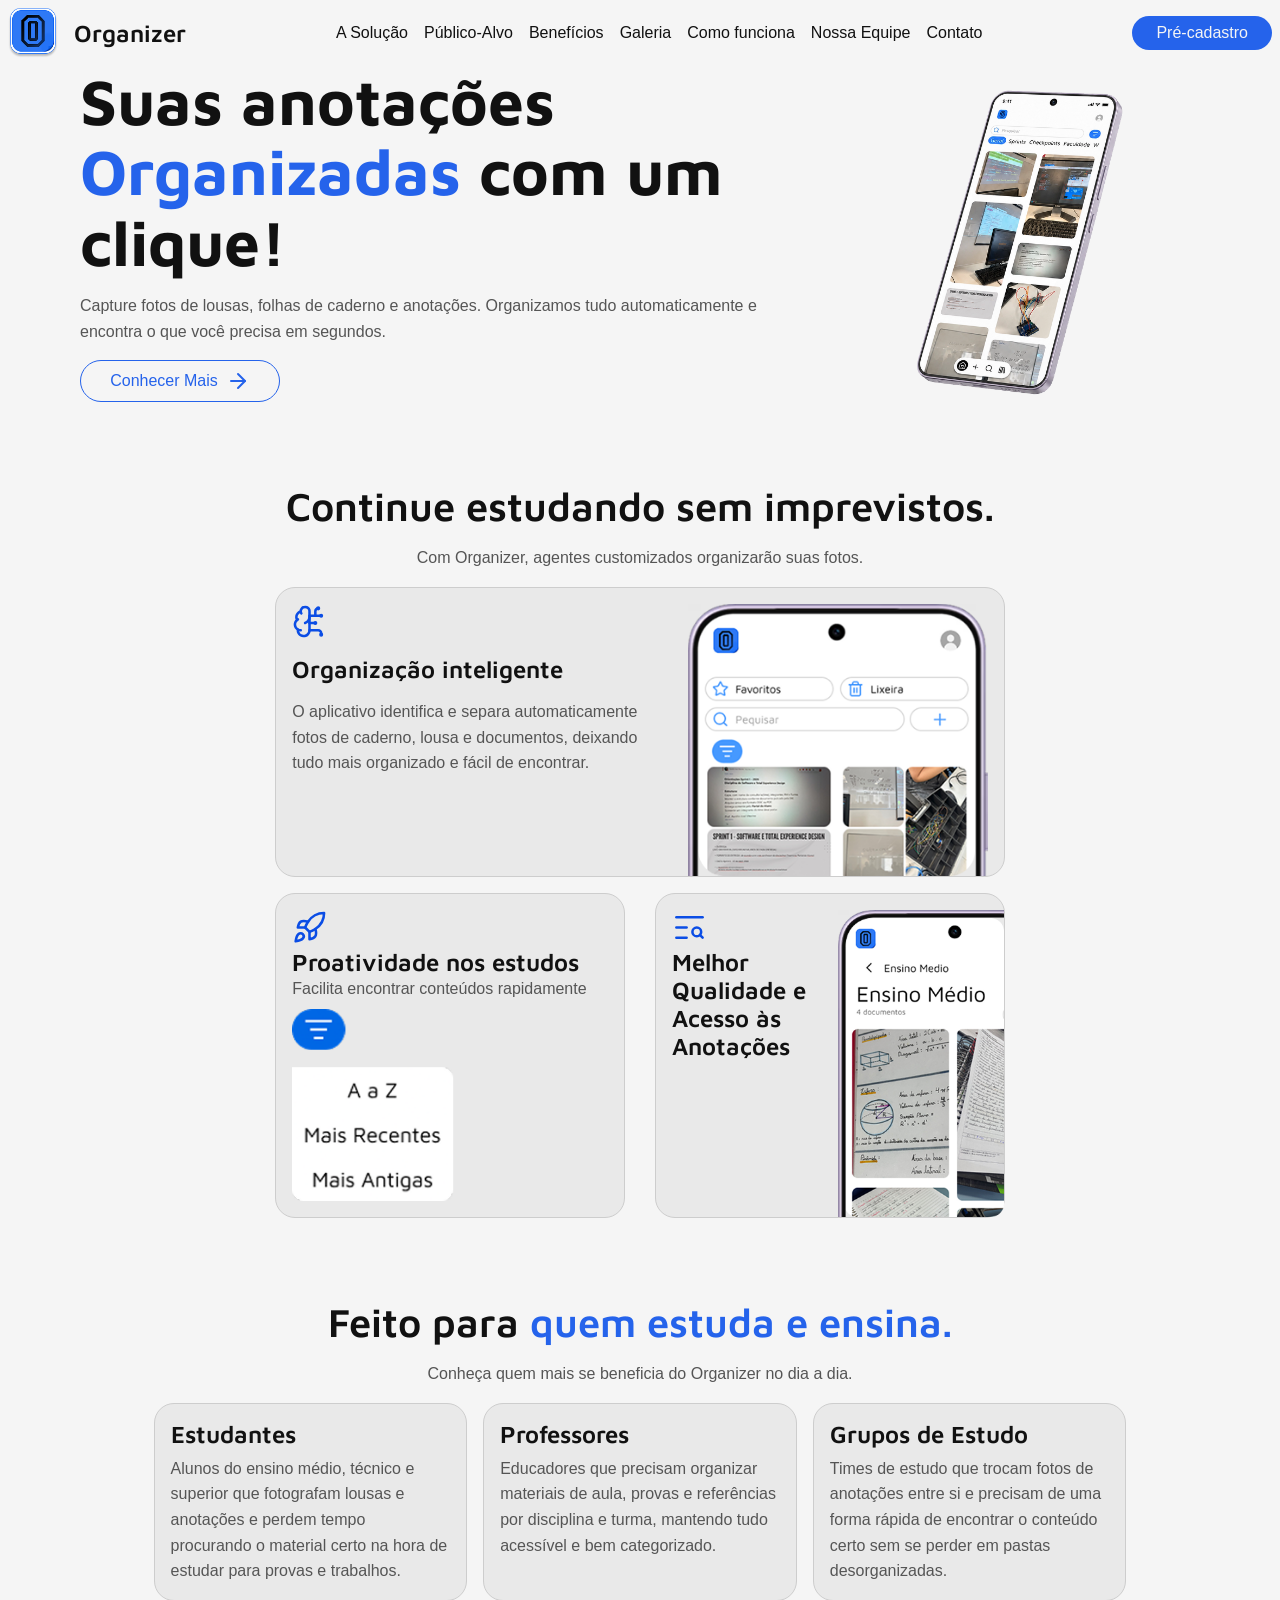
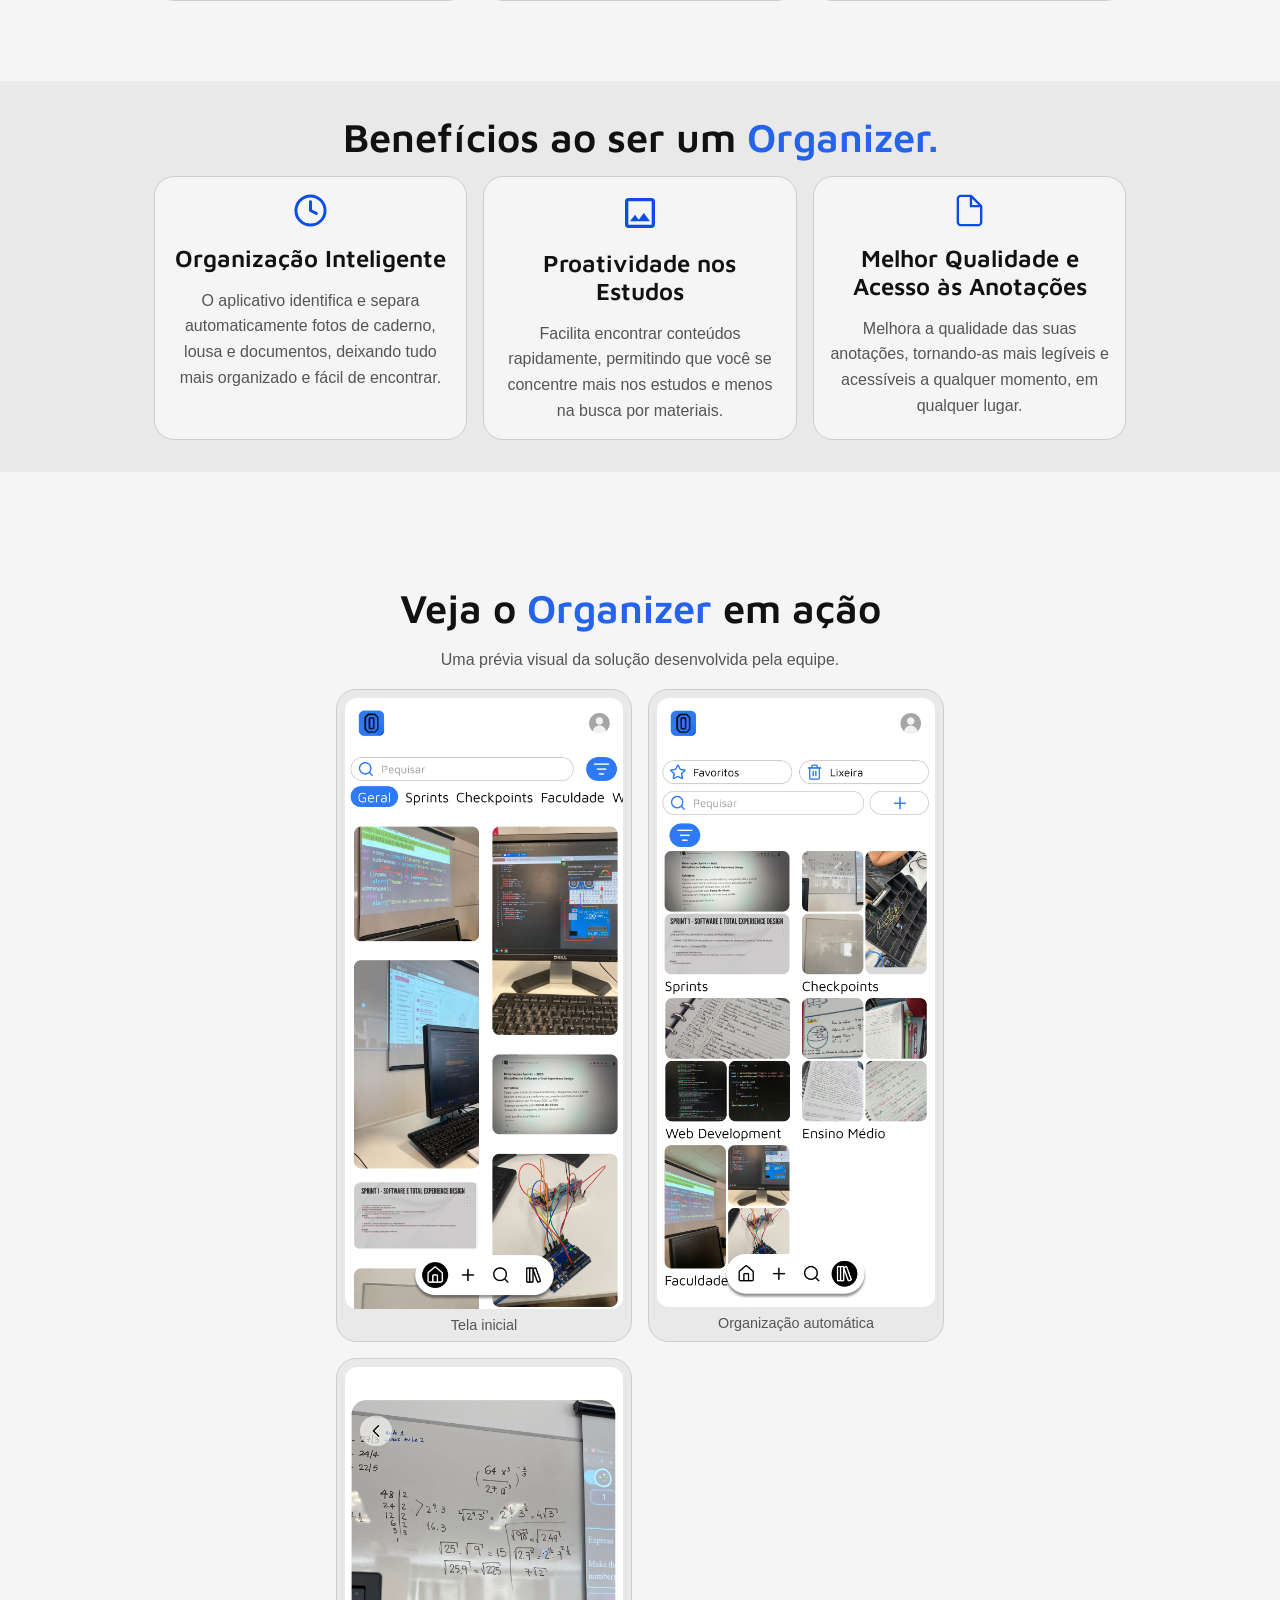
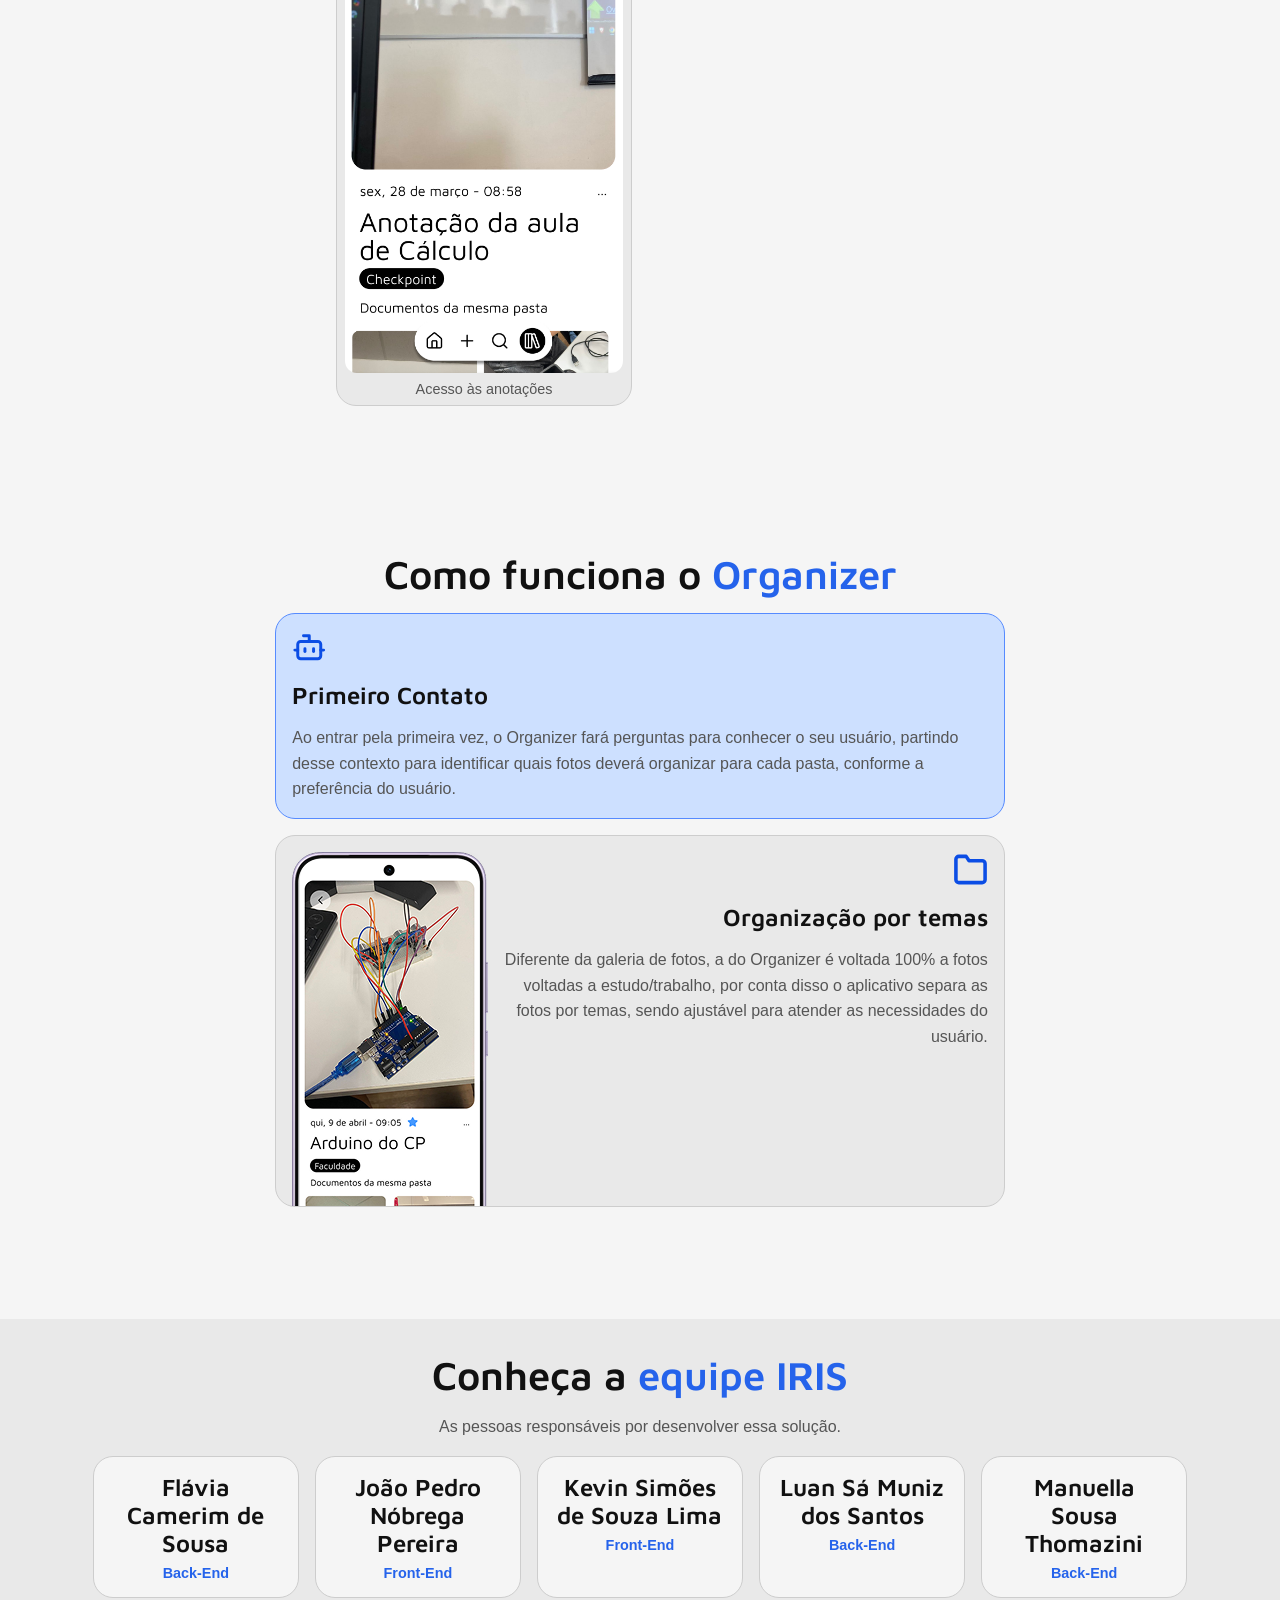
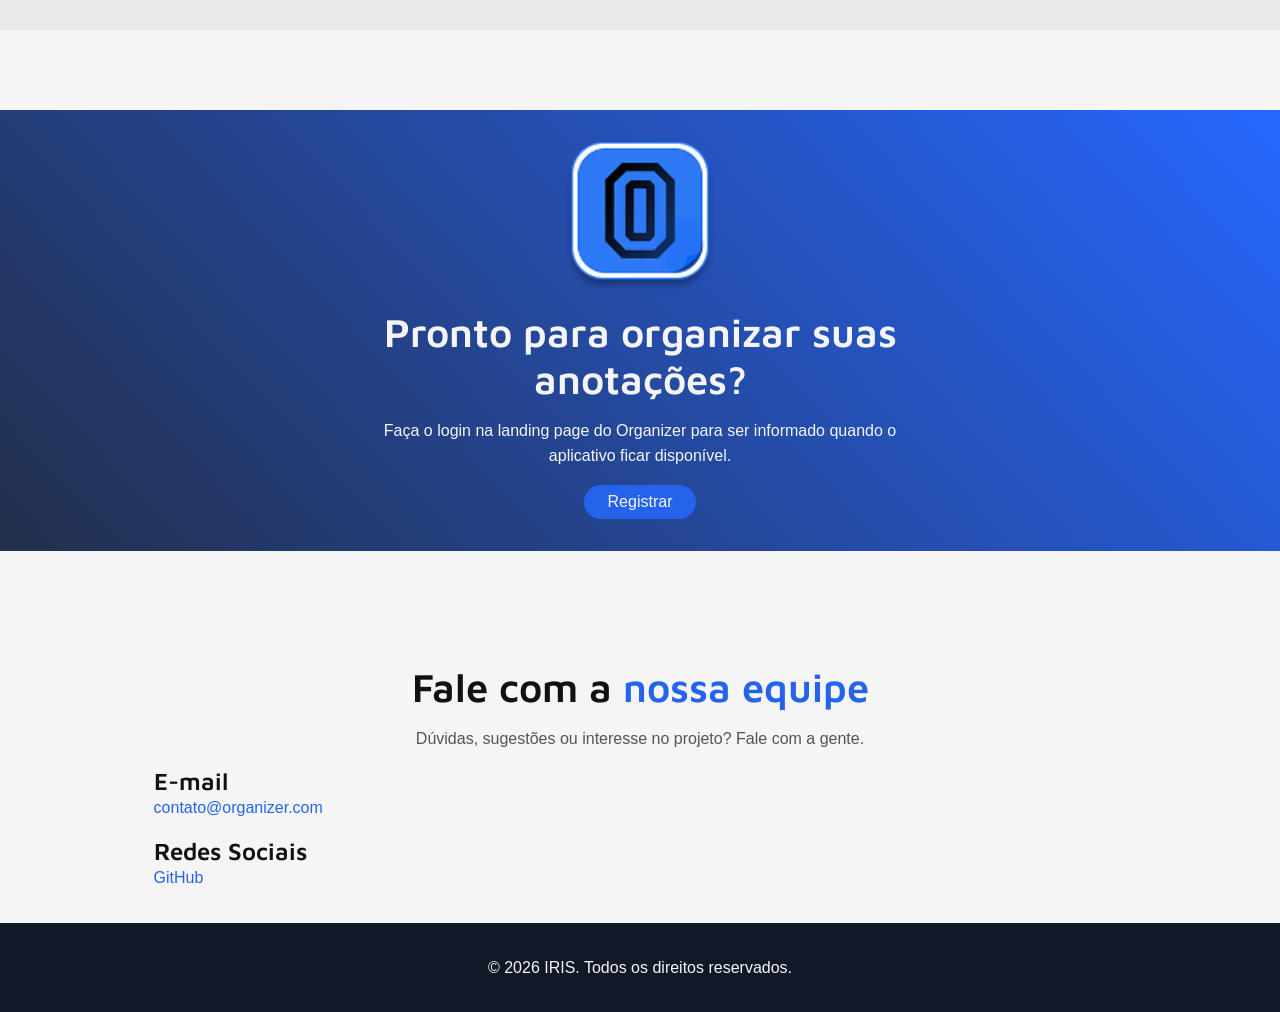
<file: index.html>
<!DOCTYPE html>
<html lang="pt-br">

<head>
    <meta charset="UTF-8" />
    <meta name="viewport" content="width=device-width, initial-scale=1.0" />
    <link rel="icon" href="src/assets/imgs/organizer_icon.png" type="image/png">
    <link rel="preconnect" href="https://fonts.googleapis.com">
    <link rel="preconnect" href="https://fonts.gstatic.com" crossorigin>
    <link href="https://fonts.googleapis.com/css2?family=Maven+Pro:wght@400..900&display=swap" rel="stylesheet">
    <link rel="stylesheet" href="src/css/main.css">
    <title>Organizer</title>
</head>

<body>
    <header>
        <div class="logo-group">
            <img src="src/assets/imgs/organizer_icon.png" alt="Ícone do Organizer" />
            <h3>Organizer</h3>
        </div>
        <nav class="nav-group" aria-label="Navegação principal">
            <a href="#about">A Solução</a>
            <a href="#target-audience">Público-Alvo</a>
            <a href="#benefits">Benefícios</a>
            <a href="#gallery">Galeria</a>
            <a href="#tutorial">Como funciona</a>
            <a href="#team">Nossa Equipe</a>
            <a href="#contact">Contato</a>
        </nav>
        <div class="cta-group">
            <a href="src/pages/form.html" class="button-link">Pré-cadastro</a>
        </div>
    </header>
    <main class="main-content">
        <section class="hero-content">
            <div class="hero-leftside">
                <h1>Suas anotações <span class="highlight">Organizadas</span> com um clique!</h1>
                <p>Capture fotos de lousas, folhas de caderno e anotações. Organizamos tudo automaticamente e encontra o
                    que você precisa em segundos.</p>
                <a href="#about" class="hero-cta">
                    Conhecer Mais
                    <svg xmlns="http://www.w3.org/2000/svg" width="24" height="24" viewBox="0 0 24 24" fill="none"
                        stroke="currentColor" stroke-width="2" stroke-linecap="round" stroke-linejoin="round"
                        class="lucide lucide-arrow-right-icon lucide-arrow-right">
                        <path d="M5 12h14" />
                        <path d="m12 5 7 7-7 7" />
                    </svg>
                </a>
            </div>
            <div class="hero-rightside">
                <img src="src/assets/imgs/hero_image.png" alt="Ilustração do aplicativo Organizer organizando anotações" />
            </div>
        </section>

        <section class="about-content" id="about">
            <h2>Continue estudando sem imprevistos.</h2>
            <p>Com Organizer, agentes customizados organizarão suas fotos.</p>
            <div class="about-big-card">
                <div class="about-big-card-leftside">
                    <svg xmlns="http://www.w3.org/2000/svg" width="35" height="35" viewBox="0 0 55 55" fill="none">
                        <path
                            d="M27.5001 11.4584C27.5028 10.5418 27.3221 9.63389 26.9688 8.78812C26.6155 7.94234 26.0967 7.17576 25.4428 6.53345C24.7889 5.89114 24.0131 5.38608 23.1611 5.04796C22.3092 4.70984 21.3982 4.5455 20.4818 4.5646C19.5654 4.5837 18.6621 4.78586 17.825 5.15919C16.9878 5.53251 16.2338 6.06946 15.6072 6.73846C14.9807 7.40746 14.4942 8.195 14.1764 9.05476C13.8587 9.91452 13.716 10.8291 13.7569 11.7448C12.4099 12.0912 11.1593 12.7395 10.1 13.6407C9.04059 14.542 8.20019 15.6725 7.64241 16.9466C7.08463 18.2207 6.82409 19.605 6.88053 20.9947C6.93697 22.3844 7.30891 23.7431 7.96818 24.9677C6.80901 25.9095 5.89749 27.1201 5.31292 28.4945C4.72834 29.8688 4.48842 31.3651 4.61402 32.8533C4.73961 34.3415 5.22693 35.7765 6.03357 37.0334C6.84021 38.2903 7.94175 39.3311 9.24235 40.0652C9.08174 41.3079 9.17759 42.5702 9.52397 43.7744C9.87035 44.9785 10.4599 46.0988 11.2562 47.0662C12.0526 48.0335 13.0387 48.8274 14.1539 49.3986C15.269 49.9699 16.4895 50.3065 17.7398 50.3877C18.9901 50.4688 20.2438 50.2928 21.4234 49.8704C22.6031 49.448 23.6836 48.7883 24.5983 47.932C25.5129 47.0757 26.2423 46.0409 26.7414 44.8916C27.2405 43.7424 27.4987 42.503 27.5001 41.25V11.4584Z"
                            stroke="#0B4DE5" stroke-width="4" stroke-linecap="round" stroke-linejoin="round" />
                        <path
                            d="M20.625 29.7917C22.549 29.1148 24.2291 27.8827 25.4528 26.2511C26.6765 24.6194 27.389 22.6615 27.5 20.625"
                            stroke="#0B4DE5" stroke-width="4" stroke-linecap="round" stroke-linejoin="round" />
                        <path d="M13.7568 11.7448C13.8022 12.8533 14.1151 13.9344 14.6689 14.8958" stroke="#0B4DE5"
                            stroke-width="4" stroke-linecap="round" stroke-linejoin="round" />
                        <path d="M7.96802 24.97C8.38725 24.6286 8.83588 24.3249 9.30864 24.0625" stroke="#0B4DE5"
                            stroke-width="4" stroke-linecap="round" stroke-linejoin="round" />
                        <path d="M13.7499 41.25C12.1705 41.2507 10.6178 40.8434 9.24219 40.0675" stroke="#0B4DE5"
                            stroke-width="4" stroke-linecap="round" stroke-linejoin="round" />
                        <path d="M27.5 29.7916H36.6667" stroke="#0B4DE5" stroke-width="4" stroke-linecap="round"
                            stroke-linejoin="round" />
                        <path
                            d="M27.5 41.25H41.25C42.4656 41.25 43.6314 41.7329 44.4909 42.5924C45.3504 43.452 45.8333 44.6178 45.8333 45.8333V48.125"
                            stroke="#0B4DE5" stroke-width="4" stroke-linecap="round" stroke-linejoin="round" />
                        <path d="M27.5 18.3334H45.8333" stroke="#0B4DE5" stroke-width="4" stroke-linecap="round"
                            stroke-linejoin="round" />
                        <path
                            d="M36.6667 18.3333V11.4583C36.6667 10.2428 37.1496 9.07697 38.0092 8.21743C38.8687 7.35789 40.0345 6.875 41.2501 6.875"
                            stroke="#0B4DE5" stroke-width="4" stroke-linecap="round" stroke-linejoin="round" />
                        <path
                            d="M36.6666 30.9375C37.2994 30.9375 37.8124 30.4245 37.8124 29.7917C37.8124 29.1589 37.2994 28.6459 36.6666 28.6459C36.0338 28.6459 35.5208 29.1589 35.5208 29.7917C35.5208 30.4245 36.0338 30.9375 36.6666 30.9375Z"
                            stroke="#0B4DE5" stroke-width="4" stroke-linecap="round" stroke-linejoin="round" />
                        <path
                            d="M41.2501 8.02079C41.8829 8.02079 42.3959 7.50779 42.3959 6.87496C42.3959 6.24213 41.8829 5.72913 41.2501 5.72913C40.6173 5.72913 40.1042 6.24213 40.1042 6.87496C40.1042 7.50779 40.6173 8.02079 41.2501 8.02079Z"
                            stroke="#0B4DE5" stroke-width="4" stroke-linecap="round" stroke-linejoin="round" />
                        <path
                            d="M45.8333 49.2708C46.4662 49.2708 46.9792 48.7578 46.9792 48.125C46.9792 47.4921 46.4662 46.9791 45.8333 46.9791C45.2005 46.9791 44.6875 47.4921 44.6875 48.125C44.6875 48.7578 45.2005 49.2708 45.8333 49.2708Z"
                            stroke="#0B4DE5" stroke-width="4" stroke-linecap="round" stroke-linejoin="round" />
                        <path
                            d="M45.8333 19.4792C46.4662 19.4792 46.9792 18.9662 46.9792 18.3333C46.9792 17.7005 46.4662 17.1875 45.8333 17.1875C45.2005 17.1875 44.6875 17.7005 44.6875 18.3333C44.6875 18.9662 45.2005 19.4792 45.8333 19.4792Z"
                            stroke="#0B4DE5" stroke-width="4" stroke-linecap="round" stroke-linejoin="round" />
                    </svg>
                    <h3>Organização inteligente</h3>
                    <p>O aplicativo identifica e separa automaticamente fotos de caderno, lousa e documentos, deixando
                        tudo mais organizado e fácil de encontrar.</p>
                </div>
                <img src="src/assets/imgs/about-big-card-image.png" alt="About Big Card Image" />
            </div>
            <div class="about-small-cards">
                <div class="about-small-card">
                    <div>
                        <svg xmlns="http://www.w3.org/2000/svg" width="35" height="35" viewBox="0 0 55 55" fill="none">
                            <path
                                d="M27.5 34.375V45.8333C27.5 45.8333 34.4437 44.5729 36.6667 41.25C39.1417 37.5375 36.6667 29.7916 36.6667 29.7916"
                                stroke="#0B4DE5" stroke-width="4" stroke-linecap="round" stroke-linejoin="round" />
                            <path
                                d="M10.3126 37.8125C6.87508 40.7 5.72925 49.2708 5.72925 49.2708C5.72925 49.2708 14.3001 48.125 17.1876 44.6875C18.8147 42.7625 18.7917 39.8063 16.9813 38.0188C16.0906 37.1686 14.9172 36.6773 13.6864 36.6392C12.4557 36.6012 11.2542 37.019 10.3126 37.8125Z"
                                stroke="#0B4DE5" stroke-width="4" stroke-linecap="round" stroke-linejoin="round" />
                            <path
                                d="M20.625 27.5C21.8445 24.3362 23.38 21.3035 25.2083 18.4479C27.8785 14.1785 31.5966 10.6632 36.009 8.23646C40.4213 5.80968 45.3811 4.5521 50.4167 4.58333C50.4167 10.8167 48.6292 21.7708 36.6667 29.7917C33.7717 31.6214 30.7008 33.1568 27.5 34.375L20.625 27.5Z"
                                stroke="#0B4DE5" stroke-width="4" stroke-linecap="round" stroke-linejoin="round" />
                            <path
                                d="M20.6251 27.5001H9.16675C9.16675 27.5001 10.4272 20.5563 13.7501 18.3334C17.4626 15.8584 25.2084 18.448 25.2084 18.448"
                                stroke="#0B4DE5" stroke-width="4" stroke-linecap="round" stroke-linejoin="round" />
                        </svg>
                        <h3>Proatividade nos estudos</h3>
                        <p>Facilita encontrar conteúdos rapidamente</p>
                    </div>
                    <img src="src/assets/imgs/filter.png" alt="About Big Card Image" />
                </div>
                <div class="about-small-card">
                    <div>
                        <svg xmlns="http://www.w3.org/2000/svg" width="35" height="35" viewBox="0 0 55 55" fill="none">
                            <path d="M48.125 11.4584H6.875" stroke="#0B4DE5" stroke-width="4" stroke-linecap="round"
                                stroke-linejoin="round" />
                            <path d="M22.9167 27.5H6.875" stroke="#0B4DE5" stroke-width="4" stroke-linecap="round"
                                stroke-linejoin="round" />
                            <path d="M22.9167 43.5416H6.875" stroke="#0B4DE5" stroke-width="4" stroke-linecap="round"
                                stroke-linejoin="round" />
                            <path
                                d="M38.9583 41.25C42.7552 41.25 45.8333 38.172 45.8333 34.375C45.8333 30.578 42.7552 27.5 38.9583 27.5C35.1613 27.5 32.0833 30.578 32.0833 34.375C32.0833 38.172 35.1613 41.25 38.9583 41.25Z"
                                stroke="#0B4DE5" stroke-width="4" stroke-linecap="round" stroke-linejoin="round" />
                            <path d="M48.1249 43.5417L43.7708 39.1875" stroke="#0B4DE5" stroke-width="4"
                                stroke-linecap="round" stroke-linejoin="round" />
                        </svg>
                        <h3>Melhor Qualidade e Acesso às Anotações</h3>
                    </div>
                    <img src="src/assets/imgs/about-small-card-image.png" alt="About Big Card Image" />
                </div>
            </div>
        </section>

        <section class="target-audience-content" id="target-audience">
            <h2>Feito para <span class="highlight">quem estuda e ensina.</span></h2>
            <p>Conheça quem mais se beneficia do Organizer no dia a dia.</p>
            <div class="target-audience-cards">
                <div class="target-audience-card">
                    <h3>Estudantes</h3>
                    <p>Alunos do ensino médio, técnico e superior que fotografam lousas e anotações e perdem tempo
                        procurando o material certo na hora de estudar para provas e trabalhos.</p>
                </div>
                <div class="target-audience-card">
                    <h3>Professores</h3>
                    <p>Educadores que precisam organizar materiais de aula, provas e referências por disciplina e
                        turma, mantendo tudo acessível e bem categorizado.</p>
                </div>
                <div class="target-audience-card">
                    <h3>Grupos de Estudo</h3>
                    <p>Times de estudo que trocam fotos de anotações entre si e precisam de uma forma rápida de
                        encontrar o conteúdo certo sem se perder em pastas desorganizadas.</p>
                </div>
            </div>
        </section>

        <section class="benefits-content" id="benefits">
            <h2>Benefícios ao ser um <span class="highlight">Organizer.</span></h2>

            <div class="benefits-cards">
                <div class="benefits-card">
                    <svg xmlns="http://www.w3.org/2000/svg" width="35" height="35" viewBox="0 0 59 59" fill="none">
                        <path
                            d="M29.5 14.7501V29.5001L39.3333 34.4167M54.0833 29.5001C54.0833 43.0771 43.077 54.0834 29.5 54.0834C15.923 54.0834 4.91663 43.0771 4.91663 29.5001C4.91663 15.9231 15.923 4.91675 29.5 4.91675C43.077 4.91675 54.0833 15.9231 54.0833 29.5001Z"
                            stroke="#0B4DE5" stroke-width="5" stroke-linecap="round" stroke-linejoin="round" />
                    </svg>
                    <h3>Organização Inteligente</h3>
                    <p>O aplicativo identifica e separa automaticamente fotos de caderno, lousa e documentos, deixando
                        tudo mais organizado e fácil de encontrar.</p>
                </div>
                <div class="benefits-card">
                    <svg xmlns="http://www.w3.org/2000/svg" width="40" height="40" viewBox="0 0 59 59" fill="none">
                        <path
                            d="M12.2917 51.625C10.9396 51.625 9.77188 51.1538 8.78854 50.2115C7.84618 49.2281 7.375 48.0604 7.375 46.7083V12.2917C7.375 10.9396 7.84618 9.79236 8.78854 8.85C9.77188 7.86667 10.9396 7.375 12.2917 7.375H46.7083C48.0604 7.375 49.2076 7.86667 50.15 8.85C51.1333 9.79236 51.625 10.9396 51.625 12.2917V46.7083C51.625 48.0604 51.1333 49.2281 50.15 50.2115C49.2076 51.1538 48.0604 51.625 46.7083 51.625H12.2917ZM12.2917 46.7083H46.7083V12.2917H12.2917V46.7083ZM14.75 41.7917H44.25L35.0313 29.5L27.6563 39.3333L22.125 31.9583L14.75 41.7917ZM12.2917 46.7083V12.2917V46.7083Z"
                            fill="#0B4DE5" />
                    </svg>
                    <h3>Proatividade nos Estudos</h3>
                    <p>Facilita encontrar conteúdos rapidamente, permitindo que você se concentre mais nos estudos e
                        menos na busca por materiais.</p>
                </div>
                <div class="benefits-card">
                    <svg xmlns="http://www.w3.org/2000/svg" width="35" height="35" viewBox="0 0 59 59" fill="none">
                        <path
                            d="M49.1666 22.1251L31.9583 4.91675H14.7499C13.4459 4.91675 12.1954 5.43475 11.2733 6.35681C10.3513 7.27886 9.83325 8.52943 9.83325 9.83342V49.1668C9.83325 50.4707 10.3513 51.7213 11.2733 52.6434C12.1954 53.5654 13.4459 54.0834 14.7499 54.0834H44.2499C45.5539 54.0834 46.8045 53.5654 47.7265 52.6434C48.6486 51.7213 49.1666 50.4707 49.1666 49.1668V22.1251ZM31.9583 4.91675V22.1251H49.1666"
                            stroke="#0B4DE5" stroke-width="4" stroke-linecap="round" stroke-linejoin="round" />
                    </svg>
                    <h3>Melhor Qualidade e Acesso às Anotações</h3>
                    <p>Melhora a qualidade das suas anotações, tornando-as mais legíveis e acessíveis a qualquer
                        momento, em qualquer lugar.</p>
                </div>
            </div>
        </section>

        <section class="gallery-content" id="gallery">
            <h2>Veja o <span class="highlight">Organizer</span> em ação</h2>
            <p>Uma prévia visual da solução desenvolvida pela equipe.</p>
            <div class="gallery-grid">
                <figure class="gallery-item">
                    <img src="src/assets/imgs/home.png" alt="Tela inicial do aplicativo Organizer" />
                    <figcaption>Tela inicial</figcaption>
                </figure>
                <figure class="gallery-item">
                    <img src="src/assets/imgs/folders.png" alt="Organização automática de fotos por categoria" />
                    <figcaption>Organização automática</figcaption>
                </figure>
                <figure class="gallery-item">
                    <img src="src/assets/imgs/notes.png" alt="Acesso às anotações organizadas" />
                    <figcaption>Acesso às anotações</figcaption>
                </figure>
            </div>
        </section>

        <section class="tutorial-content" id="tutorial">
            <h2>Como funciona o <span class="highlight">Organizer</span></h2>
            <div class="tutorial-cards">
                <div class="tutorial-card">
                    <div>
                        <svg xmlns="http://www.w3.org/2000/svg" width="35" height="35" viewBox="0 0 59 59" fill="none">
                            <path d="M29.0753 19.3834V9.69165H19.3835" stroke="#0B4DE5" stroke-width="5"
                                stroke-linecap="round" stroke-linejoin="round" />
                            <path
                                d="M43.6128 19.3835H14.5375C11.8612 19.3835 9.69165 21.5531 9.69165 24.2294V43.613C9.69165 46.2893 11.8612 48.4588 14.5375 48.4588H43.6128C46.2892 48.4588 48.4587 46.2893 48.4587 43.613V24.2294C48.4587 21.5531 46.2892 19.3835 43.6128 19.3835Z"
                                stroke="#0B4DE5" stroke-width="5" stroke-linecap="round" stroke-linejoin="round" />
                            <path d="M4.84595 33.9211H9.69183" stroke="#0B4DE5" stroke-width="5" stroke-linecap="round"
                                stroke-linejoin="round" />
                            <path d="M48.4587 33.9211H53.3046" stroke="#0B4DE5" stroke-width="5" stroke-linecap="round"
                                stroke-linejoin="round" />
                            <path d="M36.3442 31.4983V36.3442" stroke="#0B4DE5" stroke-width="5" stroke-linecap="round"
                                stroke-linejoin="round" />
                            <path d="M21.8064 31.4983V36.3442" stroke="#0B4DE5" stroke-width="5" stroke-linecap="round"
                                stroke-linejoin="round" />
                        </svg>
                        <h3>Primeiro Contato</h3>
                        <p>Ao entrar pela primeira vez, o Organizer fará perguntas para conhecer o seu usuário, partindo
                            desse contexto para identificar quais fotos deverá organizar para cada pasta, conforme a
                            preferência do usuário.</p>
                    </div>
                </div>
                <div class="tutorial-card">
                    <div>
                        <svg xmlns="http://www.w3.org/2000/svg" width="35" height="35" viewBox="0 0 59 59" fill="none">
                            <path
                                d="M54.0834 46.7083C54.0834 48.0123 53.5654 49.2629 52.6434 50.1849C51.7213 51.107 50.4707 51.625 49.1667 51.625H9.83341C8.52943 51.625 7.27886 51.107 6.35681 50.1849C5.43475 49.2629 4.91675 48.0123 4.91675 46.7083V12.2917C4.91675 10.9877 5.43475 9.73711 6.35681 8.81506C7.27886 7.893 8.52943 7.375 9.83341 7.375H22.1251L27.0417 14.75H49.1667C50.4707 14.75 51.7213 15.268 52.6434 16.1901C53.5654 17.1121 54.0834 18.3627 54.0834 19.6667V46.7083Z"
                                stroke="#0B4DE5" stroke-width="6" stroke-linecap="round" stroke-linejoin="round" />
                        </svg>
                        <h3>Organização por temas</h3>
                        <p>Diferente da galeria de fotos, a do Organizer é voltada 100% a fotos voltadas a
                            estudo/trabalho, por conta disso o aplicativo separa as fotos por temas, sendo ajustável
                            para atender as necessidades do usuário.</p>
                    </div>
                    <img src="src/assets/imgs/tutorial-image.png" alt="Ilustração da organização por temas no Organizer" />
                </div>
            </div>
        </section>

        <section class="team-content" id="team">
            <h2>Conheça a <span class="highlight">equipe IRIS</span></h2>
            <p>As pessoas responsáveis por desenvolver essa solução.</p>
            <div class="team-grid">
                <div class="team-card">
                    <h3>Flávia Camerim de Sousa</h3>
                    <span class="team-role">Back-End</span>
                </div>
                <div class="team-card">
                    <h3>João Pedro Nóbrega Pereira</h3>
                    <span class="team-role">Front-End</span>
                </div>
                <div class="team-card">
                    <h3>Kevin Simões de Souza Lima</h3>
                    <span class="team-role">Front-End</span>
                </div>
                <div class="team-card">
                    <h3>Luan Sá Muniz dos Santos</h3>
                    <span class="team-role">Back-End</span>
                </div>
                <div class="team-card">
                    <h3>Manuella Sousa Thomazini</h3>
                    <span class="team-role">Back-End</span>
                </div>
            </div>
        </section>

        <section class="login-invite" id="login-invite">
            <div class="login-invite-content">
                <img src="src/assets/imgs/organizer_icon.png" alt="Ícone do Organizer" />
                <h2>Pronto para organizar suas anotações?</h2>
                <p>Faça o login na landing page do Organizer para ser informado quando o aplicativo ficar disponível.</p>
                <a href="src/pages/form.html" class="button-link">Registrar</a>
            </div>
        </section>

        <section class="contact-content" id="contact">
            <h2>Fale com a <span class="highlight">nossa equipe</span></h2>
            <p>Dúvidas, sugestões ou interesse no projeto? Fale com a gente.</p>
            <div class="contact-grid">
                <div class="contact-info">
                    <div class="contact-info-item">
                        <h3>E-mail</h3>
                        <p><a href="mailto:contato@organizer.com">contato@organizer.com</a></p>
                    </div>
                    <div class="contact-info-item">
                        <h3>Redes Sociais</h3>
                        <p>
                            <a href="https://github.com/kevin-simoes/organizer-landingpage" target="_blank" rel="noopener">GitHub</a>
                        </p>
                    </div>
                </div>
            </div>
        </section>
    </main>
    <footer>
        <p>&copy; 2026 IRIS. Todos os direitos reservados.</p>
    </footer>
</body>

</html>
</file>
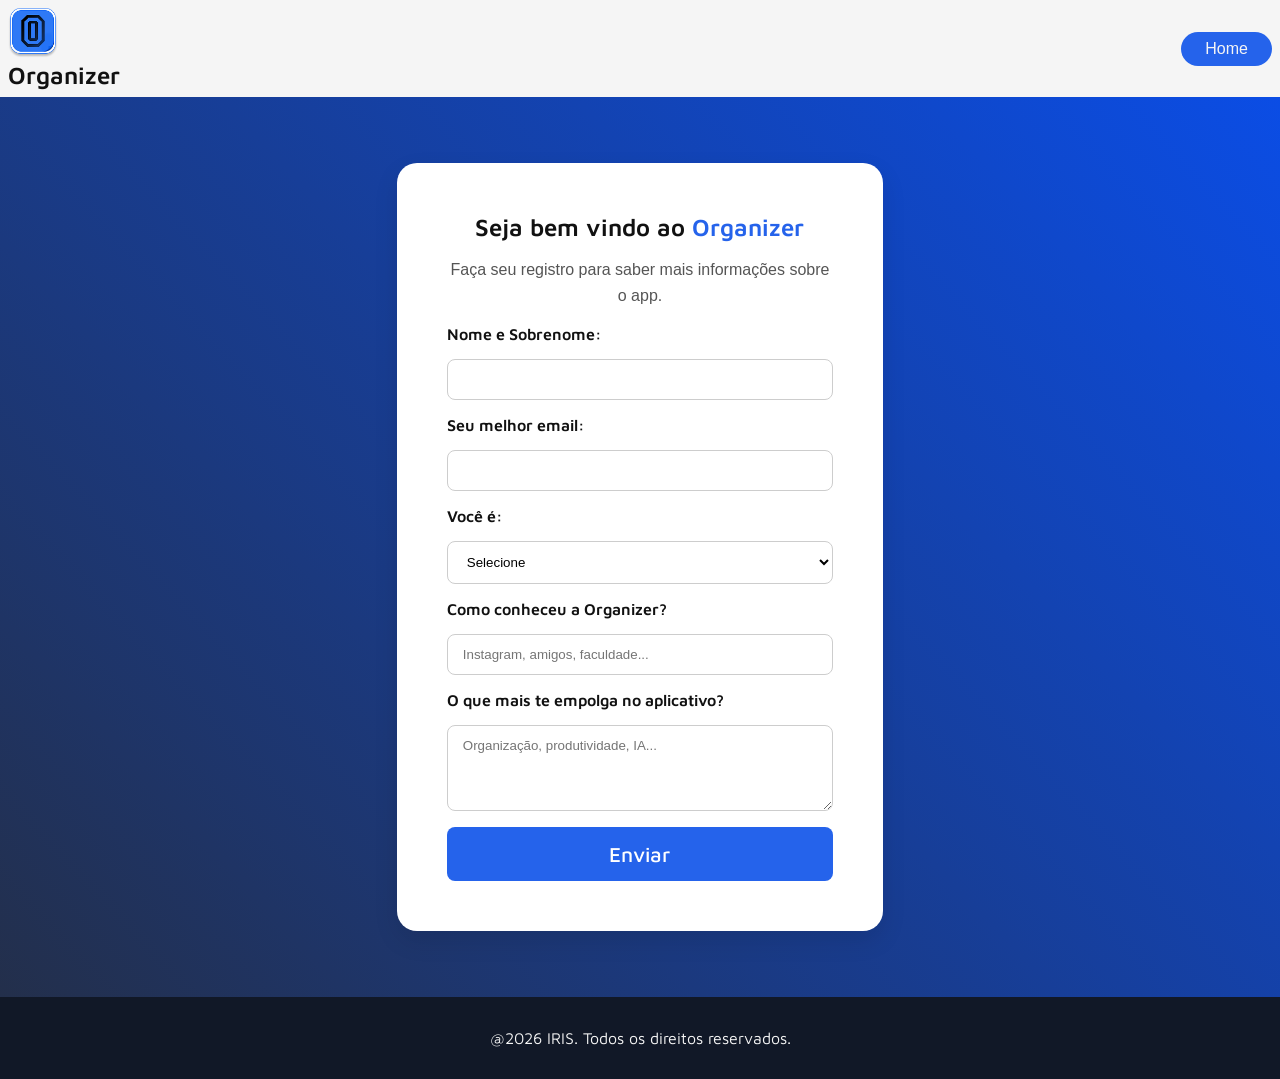
<file: src/pages/form.html>
<!DOCTYPE html>
<html lang="en">

<head>
    <meta charset="UTF-8" />
    <meta name="viewport" content="width=device-width, initial-scale=1.0" />
    <link rel="icon" href="/src/assets/imgs/organizer_icon.png" type="image/png">
    <link rel="preconnect" href="https://fonts.googleapis.com">
    <link rel="preconnect" href="https://fonts.gstatic.com" crossorigin>
    <link href="https://fonts.googleapis.com/css2?family=Maven+Pro:wght@400..900&display=swap" rel="stylesheet">
    <link rel="stylesheet" href="../css/main.css">
    <title>Organizer - Login</title>
</head>

<body>
    <header class="header-form">
        <span>
            <img src="../assets/imgs/organizer_icon.png" alt="Organizer Icon" />
            <h3>Organizer</h3>
        </span>
        <span>
            <a href="../../index.html" class="button-link">Home</a>
        </span>
    </header>
    <div class="form-content">
        <form id="registration-form">
            <h3>
                Seja bem vindo ao
                <span class="highlight">Organizer</span>
            </h3>

            <p>
                Faça seu registro para saber mais informações sobre o app.
            </p>

            <label for="username">
                Nome e Sobrenome:
            </label>

            <input type="text" id="username" name="username" required>

            <label for="email">
                Seu melhor email:
            </label>

            <input type="email" id="email" name="email" required>

            <label for="profile">
                Você é:
            </label>

            <select id="profile" name="profile" required>
                <option value="" disabled selected>
                    Selecione
                </option>

                <option value="student">
                    Estudante
                </option>

                <option value="teacher">
                    Professor
                </option>

                <option value="worker">
                    Profissional
                </option>

                <option value="worker">
                    Usuário Geral
                </option>
            </select>

            <label for="discovery">
                Como conheceu a Organizer?
            </label>

            <input type="text" id="discovery" name="discovery" placeholder="Instagram, amigos, faculdade..." required>

            <label for="excited">
                O que mais te empolga no aplicativo?
            </label>

            <textarea id="excited" name="excited" rows="4" placeholder="Organização, produtividade, IA..."
                required></textarea>

            <button type="submit">
                Enviar
            </button>

        </form>
    </div>
    <footer>
        @2026 IRIS. Todos os direitos reservados.
    </footer>
    <script src="../js/script.js"></script>
</body>

</html>
</file>
<file: src/css/main.css>
@import './styles/variables.css';
@import './styles/global.css';
@import './styles/index.css';
@import './styles/header.css';
@import './styles/form.css';
</file>
